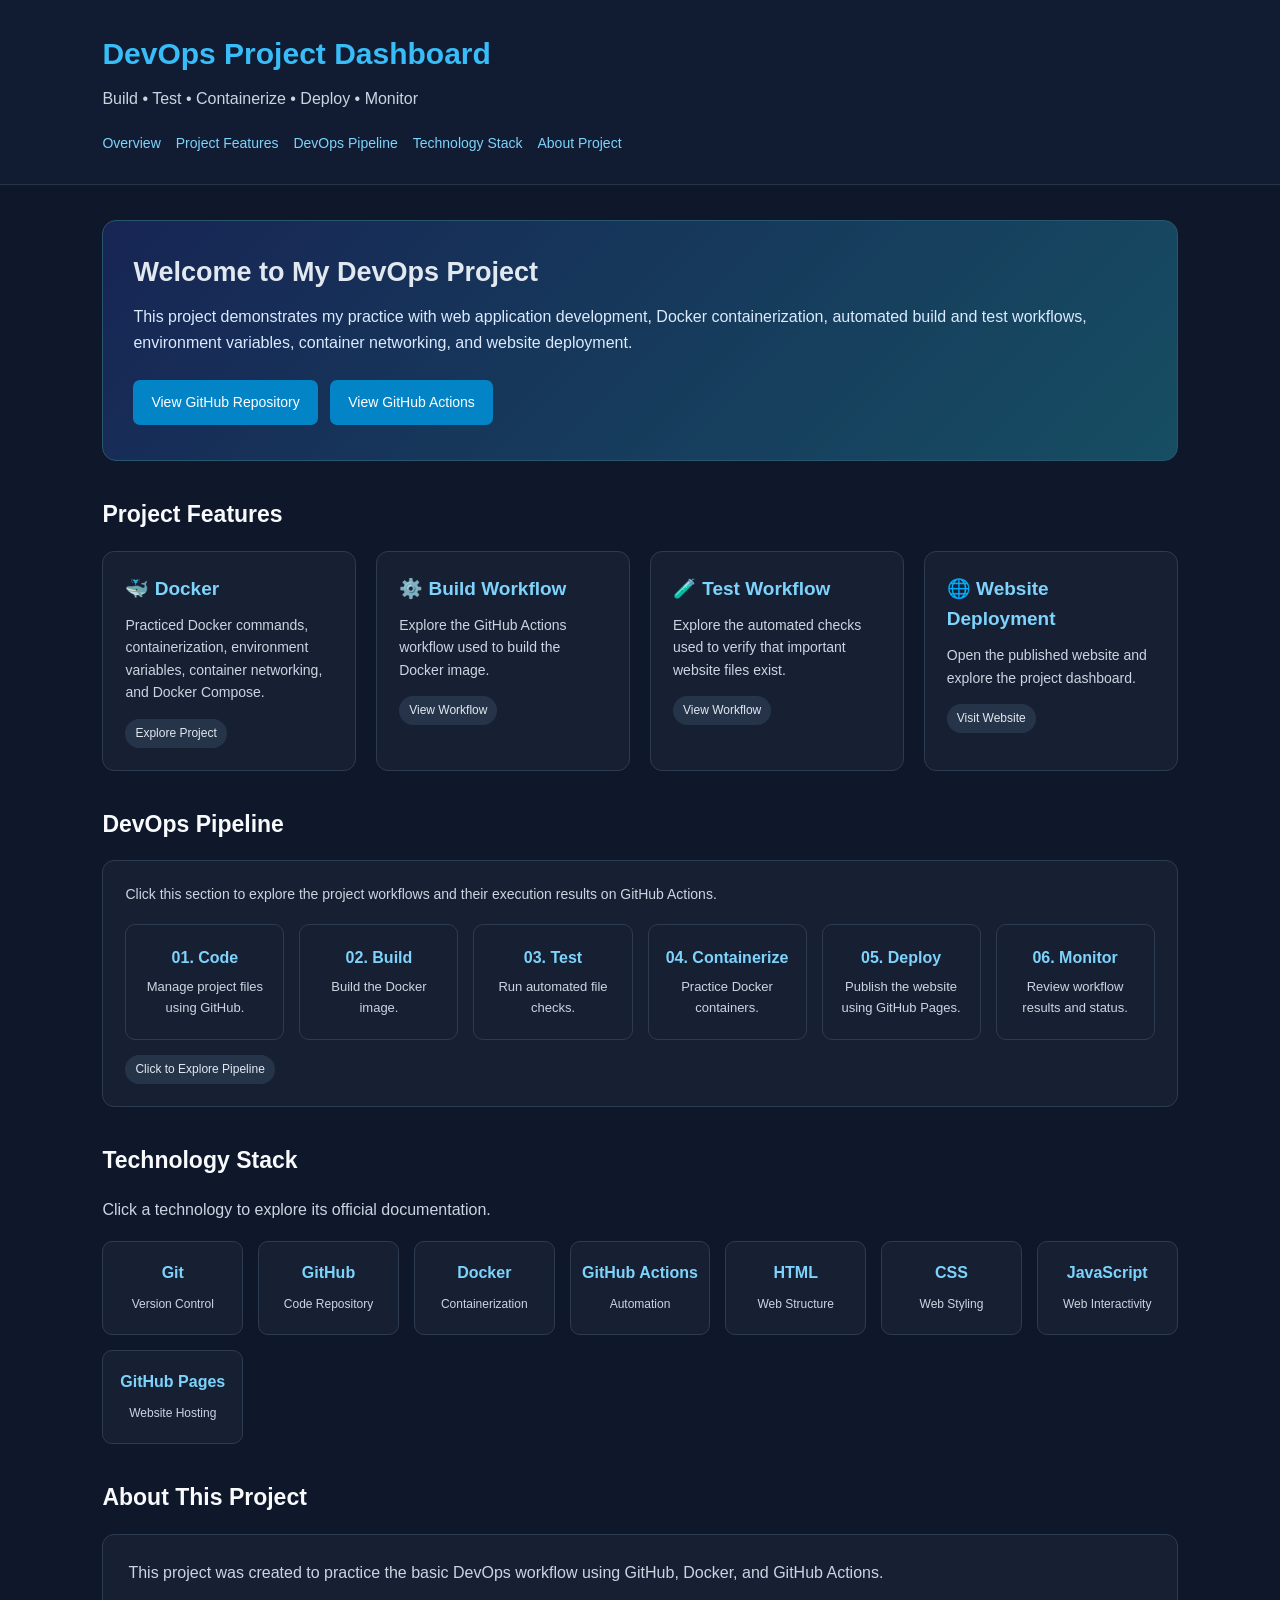
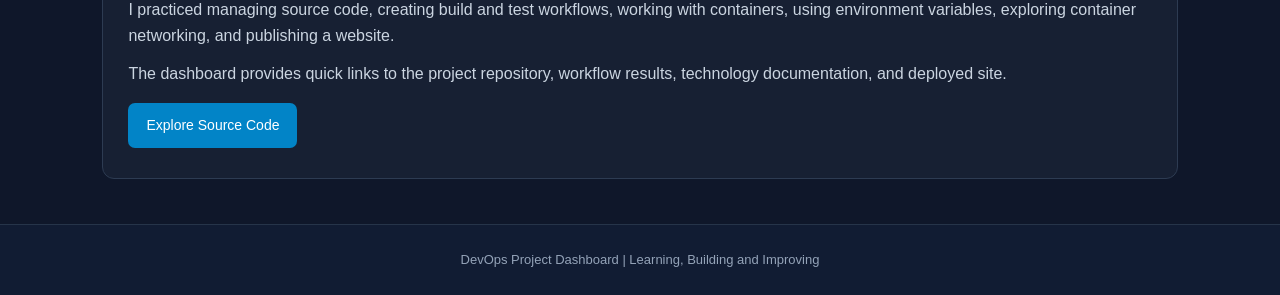
<file: index.html>
<!DOCTYPE html>
<html lang="en">
<head>
    <meta charset="UTF-8">
    <meta name="viewport" content="width=device-width, initial-scale=1.0">

    <title>DevOps Project Dashboard</title>

    <style>
        * {
            margin: 0;
            padding: 0;
            box-sizing: border-box;
        }

        body {
            font-family: Arial, sans-serif;
            background: #0f172a;
            color: #e2e8f0;
            line-height: 1.6;
        }

        header {
            background: #111c33;
            padding: 30px 8%;
            border-bottom: 1px solid #263449;
        }

        header h1 {
            color: #38bdf8;
            font-size: 30px;
            margin-bottom: 8px;
        }

        header p {
            color: #cbd5e1;
        }

        nav {
            margin-top: 20px;
            display: flex;
            flex-wrap: wrap;
            gap: 15px;
        }

        nav a {
            color: #7dd3fc;
            text-decoration: none;
            font-size: 14px;
        }

        nav a:hover {
            color: white;
        }

        .container {
            width: 84%;
            max-width: 1200px;
            margin: 35px auto;
        }

        .welcome {
            background: linear-gradient(135deg, #172554, #164e63);
            padding: 30px;
            border-radius: 14px;
            margin-bottom: 30px;
            border: 1px solid #28566d;
        }

        .welcome h2 {
            font-size: 27px;
            margin-bottom: 10px;
        }

        .welcome p {
            color: #dbeafe;
            margin-bottom: 20px;
        }

        .button {
            display: inline-block;
            background: #0284c7;
            color: white;
            padding: 11px 18px;
            border-radius: 7px;
            text-decoration: none;
            margin: 5px 8px 5px 0;
            font-size: 14px;
        }

        .button:hover {
            background: #0369a1;
        }

        .section-title {
            font-size: 23px;
            margin: 35px 0 18px;
            color: #f8fafc;
        }

        .cards {
            display: grid;
            grid-template-columns: repeat(auto-fit, minmax(220px, 1fr));
            gap: 20px;
        }

        .card {
            display: block;
            background: #172033;
            border: 1px solid #2d3b52;
            border-radius: 12px;
            padding: 22px;
            color: inherit;
            text-decoration: none;
            transition: transform 0.2s, border-color 0.2s,
                        background 0.2s;
        }

        .card:hover {
            transform: translateY(-5px);
            border-color: #38bdf8;
            background: #1b2a40;
        }

        .card h3 {
            color: #7dd3fc;
            margin-bottom: 10px;
            font-size: 19px;
        }

        .card p {
            color: #cbd5e1;
            font-size: 14px;
        }

        .status {
            display: inline-block;
            margin-top: 15px;
            padding: 5px 10px;
            background: #263449;
            color: #e2e8f0;
            border-radius: 20px;
            font-size: 12px;
        }

        .pipeline {
            display: grid;
            grid-template-columns: repeat(auto-fit, minmax(140px, 1fr));
            gap: 15px;
        }

        .pipeline-step {
            background: #172033;
            border: 1px solid #2d3b52;
            border-radius: 10px;
            padding: 20px 12px;
            text-align: center;
            transition: transform 0.2s, border-color 0.2s;
        }

        .pipeline-step:hover {
            transform: translateY(-4px);
            border-color: #38bdf8;
        }

        .pipeline-step h3 {
            color: #7dd3fc;
            margin-bottom: 7px;
            font-size: 16px;
        }

        .pipeline-step p {
            font-size: 13px;
            color: #cbd5e1;
        }

        .tech-grid {
            display: grid;
            grid-template-columns: repeat(auto-fit, minmax(130px, 1fr));
            gap: 15px;
        }

        .tech {
            display: block;
            text-align: center;
            padding: 18px 10px;
            border-radius: 10px;
            border: 1px solid #2d3b52;
            background: #172033;
            color: #e2e8f0;
            text-decoration: none;
            transition: transform 0.2s, border-color 0.2s;
        }

        .tech:hover {
            transform: translateY(-4px);
            border-color: #38bdf8;
        }

        .tech strong {
            display: block;
            color: #7dd3fc;
            margin-bottom: 5px;
        }

        .tech span {
            font-size: 12px;
            color: #cbd5e1;
        }

        .about {
            background: #172033;
            border: 1px solid #2d3b52;
            padding: 25px;
            border-radius: 12px;
        }

        .about p {
            color: #cbd5e1;
            margin-bottom: 12px;
        }

        footer {
            text-align: center;
            padding: 25px 15px;
            margin-top: 45px;
            background: #111c33;
            border-top: 1px solid #263449;
            color: #94a3b8;
            font-size: 13px;
        }

        @media (max-width: 600px) {
            header {
                padding: 25px 6%;
            }

            header h1 {
                font-size: 25px;
            }

            .container {
                width: 90%;
            }

            .welcome h2 {
                font-size: 23px;
            }
        }
    </style>
</head>

<body>

<header>
    <h1>DevOps Project Dashboard</h1>
    <p>Build • Test • Containerize • Deploy • Monitor</p>

    <nav>
        <a href="#overview">Overview</a>
        <a href="#services">Project Features</a>
        <a href="#pipeline">DevOps Pipeline</a>
        <a href="#technology">Technology Stack</a>
        <a href="#about">About Project</a>
    </nav>
</header>

<main class="container">

    <!-- PROJECT OVERVIEW -->

    <section class="welcome" id="overview">
        <h2>Welcome to My DevOps Project</h2>

        <p>
            This project demonstrates my practice with web application
            development, Docker containerization, automated build and test
            workflows, environment variables, container networking,
            and website deployment.
        </p>

        <a class="button"
           href="https://github.com/bhavanasutagatti-cyber/docker-web-application"
           target="_blank"
           rel="noopener noreferrer">
            View GitHub Repository
        </a>

        <a class="button"
           href="https://github.com/bhavanasutagatti-cyber/docker-web-application/actions"
           target="_blank"
           rel="noopener noreferrer">
            View GitHub Actions
        </a>
    </section>


    <!-- PROJECT FEATURES -->

    <h2 class="section-title" id="services">Project Features</h2>

    <section class="cards">

        <a class="card"
           href="https://github.com/bhavanasutagatti-cyber/docker-web-application"
           target="_blank"
           rel="noopener noreferrer">

            <h3>🐳 Docker</h3>

            <p>
                Practiced Docker commands, containerization,
                environment variables, container networking,
                and Docker Compose.
            </p>

            <span class="status">Explore Project</span>
        </a>


        <a class="card"
           href="https://github.com/bhavanasutagatti-cyber/docker-web-application/actions/workflows/docker-image.yml"
           target="_blank"
           rel="noopener noreferrer">

            <h3>⚙️ Build Workflow</h3>

            <p>
                Explore the GitHub Actions workflow used to build
                the Docker image.
            </p>

            <span class="status" id="build-status">
                Checking status...
            </span>
        </a>


        <a class="card"
           href="https://github.com/bhavanasutagatti-cyber/docker-web-application/actions/workflows/test.yml"
           target="_blank"
           rel="noopener noreferrer">

            <h3>🧪 Test Workflow</h3>

            <p>
                Explore the automated checks used to verify that
                important website files exist.
            </p>

            <span class="status" id="test-status">
                Checking status...
            </span>
        </a>


        <a class="card"
           href="https://bhavanasutagatti-cyber.github.io/docker-web-application/"
           target="_blank"
           rel="noopener noreferrer">

            <h3>🌐 Website Deployment</h3>

            <p>
                Open the published website and explore the
                project dashboard.
            </p>

            <span class="status">Visit Website</span>
        </a>

    </section>


    <!-- DEVOPS PIPELINE -->

    <h2 class="section-title" id="pipeline">DevOps Pipeline</h2>

    <a class="card"
       href="https://github.com/bhavanasutagatti-cyber/docker-web-application/actions"
       target="_blank"
       rel="noopener noreferrer"
       aria-label="Open DevOps pipeline workflows on GitHub">

        <p style="margin-bottom: 18px;">
            Click this section to explore the project workflows
            and their execution results on GitHub Actions.
        </p>

        <div class="pipeline">

            <div class="pipeline-step">
                <h3>01. Code</h3>
                <p>Manage project files using GitHub.</p>
            </div>

            <div class="pipeline-step">
                <h3>02. Build</h3>
                <p>Build the Docker image.</p>
            </div>

            <div class="pipeline-step">
                <h3>03. Test</h3>
                <p>Run automated file checks.</p>
            </div>

            <div class="pipeline-step">
                <h3>04. Containerize</h3>
                <p>Practice Docker containers.</p>
            </div>

            <div class="pipeline-step">
                <h3>05. Deploy</h3>
                <p>Publish the website using GitHub Pages.</p>
            </div>

            <div class="pipeline-step">
                <h3>06. Monitor</h3>
                <p>Review workflow results and status.</p>
            </div>

        </div>

        <span class="status">Click to Explore Pipeline</span>
    </a>


    <!-- TECHNOLOGY STACK -->

    <h2 class="section-title" id="technology">Technology Stack</h2>

    <p style="color: #cbd5e1; margin-bottom: 18px;">
        Click a technology to explore its official documentation.
    </p>

    <section class="tech-grid">

        <a class="tech"
           href="https://git-scm.com/"
           target="_blank"
           rel="noopener noreferrer">
            <strong>Git</strong>
            <span>Version Control</span>
        </a>

        <a class="tech"
           href="https://github.com/"
           target="_blank"
           rel="noopener noreferrer">
            <strong>GitHub</strong>
            <span>Code Repository</span>
        </a>

        <a class="tech"
           href="https://docs.docker.com/"
           target="_blank"
           rel="noopener noreferrer">
            <strong>Docker</strong>
            <span>Containerization</span>
        </a>

        <a class="tech"
           href="https://docs.github.com/en/actions"
           target="_blank"
           rel="noopener noreferrer">
            <strong>GitHub Actions</strong>
            <span>Automation</span>
        </a>

        <a class="tech"
           href="https://developer.mozilla.org/en-US/docs/Web/HTML"
           target="_blank"
           rel="noopener noreferrer">
            <strong>HTML</strong>
            <span>Web Structure</span>
        </a>

        <a class="tech"
           href="https://developer.mozilla.org/en-US/docs/Web/CSS"
           target="_blank"
           rel="noopener noreferrer">
            <strong>CSS</strong>
            <span>Web Styling</span>
        </a>

        <a class="tech"
           href="https://developer.mozilla.org/en-US/docs/Web/JavaScript"
           target="_blank"
           rel="noopener noreferrer">
            <strong>JavaScript</strong>
            <span>Web Interactivity</span>
        </a>

        <a class="tech"
           href="https://docs.github.com/en/pages"
           target="_blank"
           rel="noopener noreferrer">
            <strong>GitHub Pages</strong>
            <span>Website Hosting</span>
        </a>

    </section>


    <!-- ABOUT PROJECT -->

    <h2 class="section-title" id="about">About This Project</h2>

    <section class="about">

        <p>
            This project was created to practice the basic DevOps
            workflow using GitHub, Docker, and GitHub Actions.
        </p>

        <p>
            I practiced managing source code, creating build and test
            workflows, working with containers, using environment
            variables, exploring container networking, and publishing
            a website.
        </p>

        <p>
            The dashboard provides quick links to the project repository,
            workflow results, technology documentation, and deployed site.
        </p>

        <a class="button"
           href="https://github.com/bhavanasutagatti-cyber/docker-web-application"
           target="_blank"
           rel="noopener noreferrer">
            Explore Source Code
        </a>

    </section>

</main>


<footer>
    <p>DevOps Project Dashboard | Learning, Building and Improving</p>
</footer>


<script>
    const repository =
        "bhavanasutagatti-cyber/docker-web-application";

    async function checkWorkflow(filename, elementId) {
        const element = document.getElementById(elementId);

        try {
            const response = await fetch(
                `https://api.github.com/repos/${repository}/actions/workflows/${filename}/runs?per_page=1`
            );

            if (!response.ok) {
                element.textContent = "View Workflow";
                return;
            }

            const data = await response.json();
            const runs = data.workflow_runs;

            if (!runs || runs.length === 0) {
                element.textContent = "No Runs Yet";
                return;
            }

            const run = runs[0];

            if (run.status !== "completed") {
                element.textContent = "In Progress";
            } else if (run.conclusion === "success") {
                element.textContent = "Latest Run: Passed";
            } else {
                element.textContent = "Latest Run: Failed";
            }

        } catch (error) {
            element.textContent = "View Workflow";
        }
    }

    checkWorkflow("docker-image.yml", "build-status");
    checkWorkflow("test.yml", "test-status");
</script>

</body>
</html>
</file>
